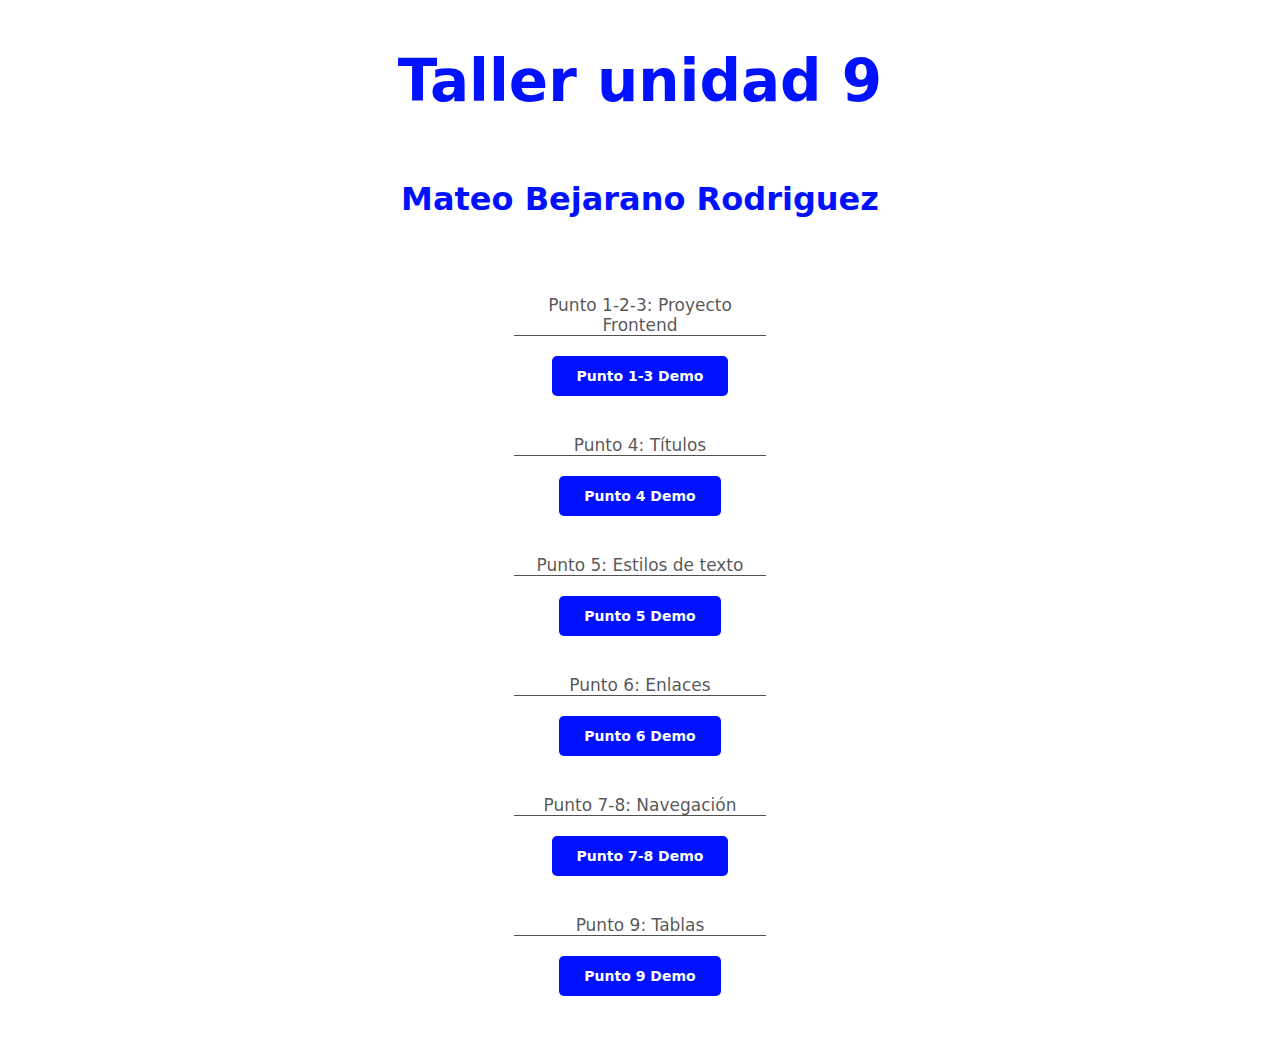
<file: index.html>
<!DOCTYPE html>
<html lang="en">

<head>
  <meta charset="UTF-8">
  <meta http-equiv="X-UA-Compatible" content="IE=edge">
  <meta name="viewport" content="width=device-width, initial-scale=1.0">
  <title>Taller 9 Menú</title>
  <link rel="stylesheet" href="./styles/styles.css">
</head>

<body>
  <div>
    <h1> Taller unidad 9</h1>
    <h2>Mateo Bejarano Rodriguez</h2>
    <nav>
      <ul>
        <li>
          <p>
            Punto 1-2-3: Proyecto Frontend
          </p>
          <a href="./punto-1-3/index.html">
            Punto 1-3 Demo
          </a>
        </li>
        <li>
          <p>
            Punto 4: Títulos
          </p>
          <a href="./punto-4/index-4.html">
            Punto 4 Demo
          </a>
        </li>
        <li>
          <p>
            Punto 5: Estilos de texto
          </p>
          <a href="./punto-5/index-5.html">
            Punto 5 Demo
          </a>
        </li>
        <li>
          <p>
            Punto 6: Enlaces
          </p>
          <a href="./punto-6/index-6.html">
            Punto 6 Demo
          </a>
        </li>
        <li>
          <p>
            Punto 7-8: Navegación
          </p>
          <a href="./punto-7-8/index-7-8.html">
            Punto 7-8 Demo
          </a>
        </li>
        <li>
          <p>
            Punto 9: Tablas
          </p>
          <a href="./punto-9/index-9.html">
            Punto 9 Demo
          </a>
        </li>
      </ul>
    </nav>
  </div>
</body>

</html>
</file>
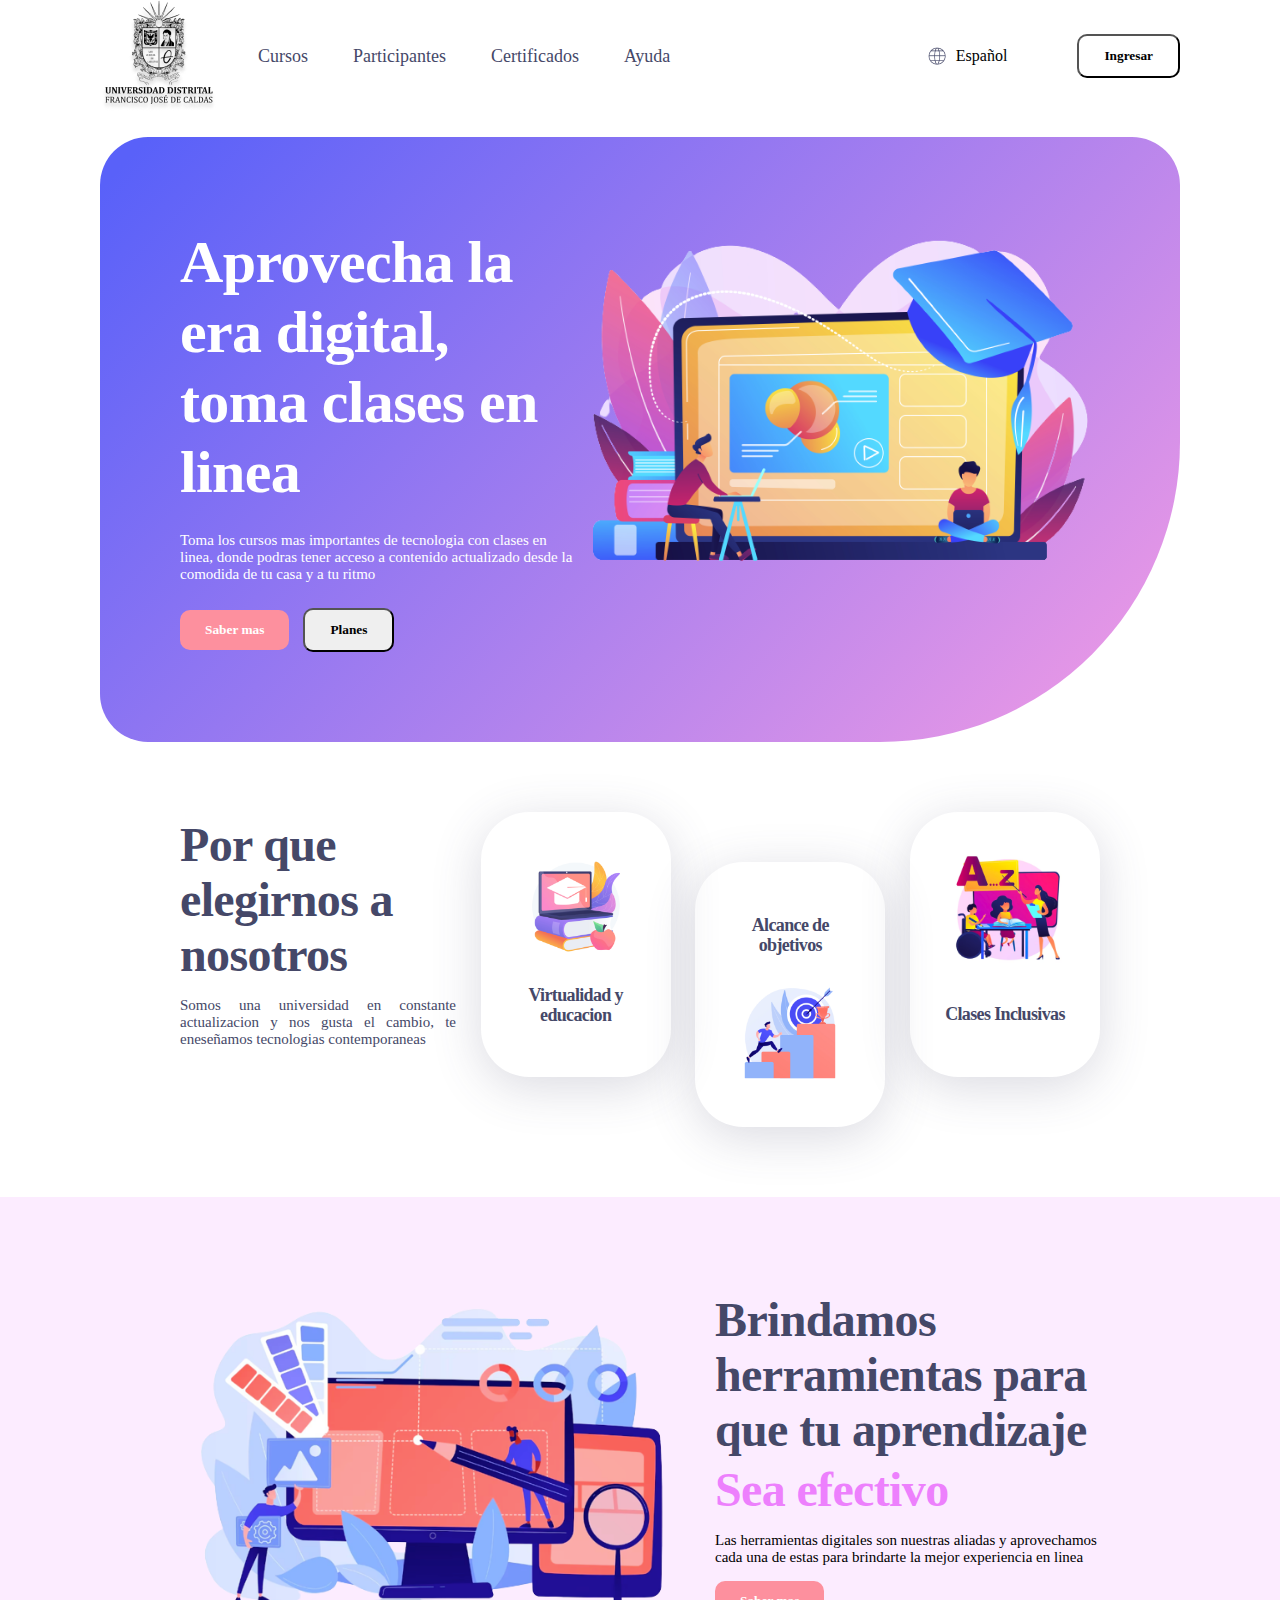
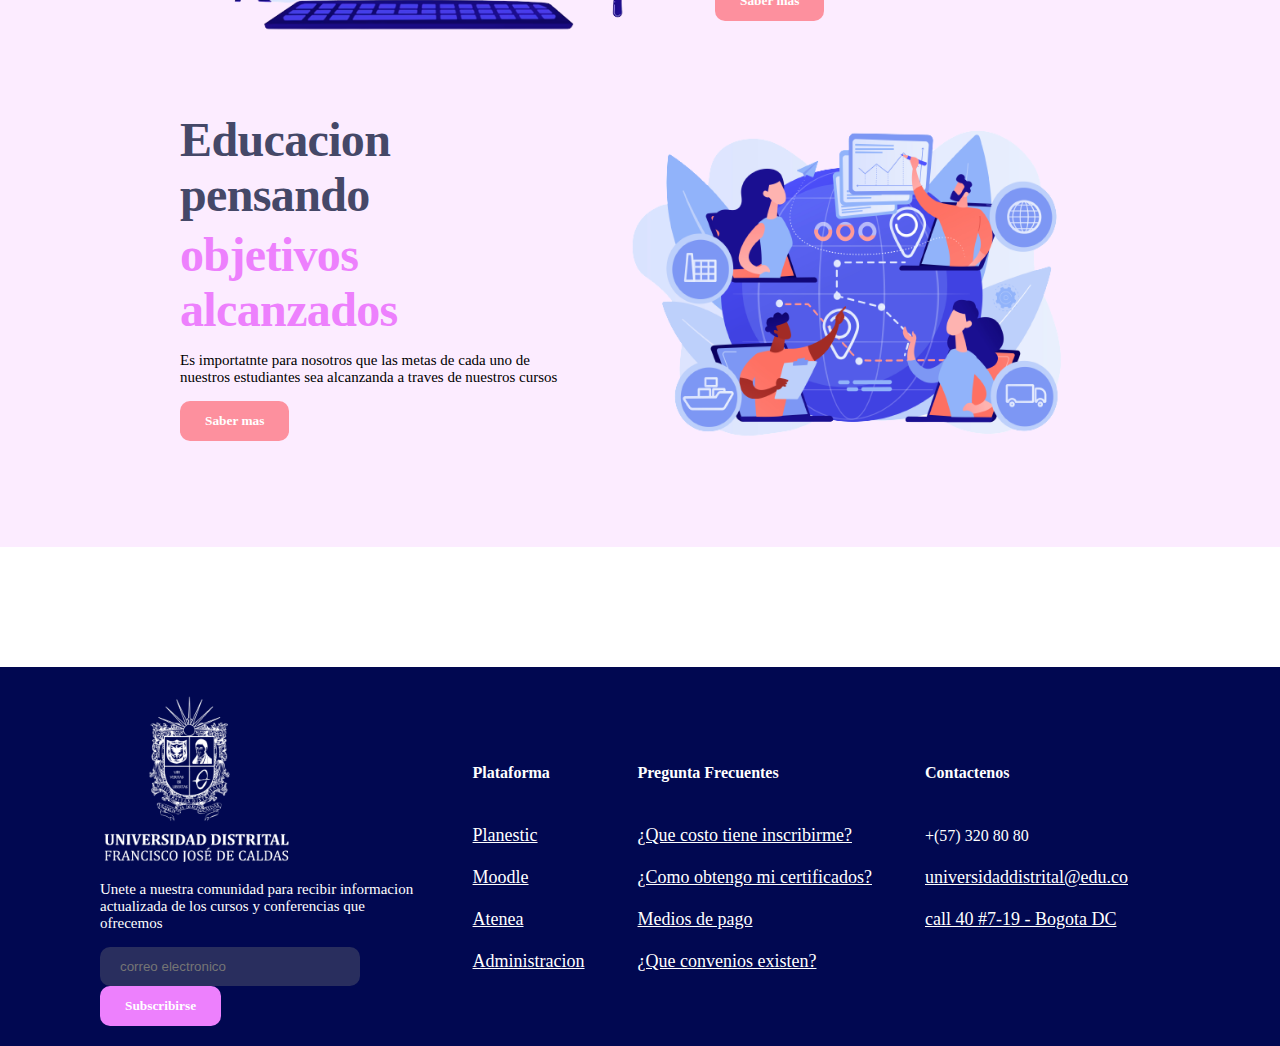
<file: punto-1-3/index.html>
<!DOCTYPE html>
<html lang="en">

<head>
    <meta charset="UTF-8">
    <meta name="viewport" content="width=device-width, initial-scale=1.0">
    <title>UD Atenea Cursos</title>
    <link rel="stylesheet" href="https://indestructibletype.com/fonts/Jost.css">
    <link rel="stylesheet" href="./styles/global-styles.css">
    <link rel="stylesheet" href="./styles/header-styles.css">
    <link rel="stylesheet" href="./styles/banner-styles.css">
    <link rel="stylesheet" href="./styles/section-1-styles.css">
    <link rel="stylesheet" href="./styles/section-2-styles.css">
    <link rel="stylesheet" href="./styles/footer-styles.css">
</head>

<body>
    <header>
        <div class="header__navigation">
            <img src="./public/images/header-logo.png" alt="main_logo">
            <nav>
                <ul>
                    <li><a href="#banner">Cursos</a></li>
                    <li><a href="#section-1">Participantes</a></li>
                    <li><a href="#section-2">Certificados</a></li>
                    <li><a href="#footer">Ayuda</a></li>
                </ul>
            </nav>
        </div>
        <div class="header__settings">
            <div>
                <img src="./public/images/header-world.png" alt="world">
                <span>Español</span>
            </div>
            <button>Ingresar</button>
        </div>
    </header>
    <main>
        <section id="banner">
            <div>
                <div>
                    <h1>Aprovecha la era digital, toma clases en linea</h1>
                    <p>
                        Toma los cursos mas importantes de tecnologia con clases en linea, 
                        donde podras tener acceso a contenido actualizado desde la comodida
                        de tu casa y a tu ritmo
                    </p>
                </div>
                <div>
                    <button class="button--orange">Saber mas</button>
                    <button class="button-white">Planes</button>
                </div>
            </div>
            <img src="./public/images/banner-online.png" alt="online-education" width="550px" height="350px">
        </section>
        <section id="section-1">
            <div class="section-1__info">
                <h2>Por que elegirnos a nosotros</h2>
                <p>
                  Somos una universidad en constante actualizacion y 
                  nos gusta el cambio, te eneseñamos tecnologias contemporaneas  
                </p>
            </div>
            <div class="section-1__card">
                <img src="./public/images/section1-education.png" alt="education" width="120px" height="120px">
                <h3>Virtualidad y educacion</h3>
            </div>
            <div class="section-1__card section-1__card-down">
                <h3>Alcance de objetivos</h3>
                <img src="./public/images/section1-goals.png" alt="goals" width="120px" height="120px">
            </div>
            <div class="section-1__card">
                <img src="./public/images/section1-teach.png" alt="teach" width="120px " height="120px">
                <h3>Clases Inclusivas</h3>
            </div>
        </section>
        <section id="section-2">
            <div class="section-2__info">
                <img src="./public/images/section2-tools.png" alt="tools" width="500px" height="350px">
                <div>
                    <h2>Brindamos herramientas para que tu aprendizaje</h2>
                    <h2 class="section-2__sub-pink">Sea efectivo</h2>
                    <p>
                        Las herramientas digitales son nuestras aliadas y
                        aprovechamos cada una de estas para brindarte la 
                        mejor experiencia en linea
                    </p>
                    <button class="button--orange">Saber mas</button>
                </div>
            </div>
            <div class="section-2__info">
                <div>
                    <h2>Educacion pensando</h2>
                    <h2 class="section-2__sub-pink">objetivos alcanzados</h2>
                    <p>
                        Es importatnte para nosotros que las metas de 
                        cada uno de nuestros estudiantes sea alcanzanda a traves de nuestros cursos
                    </p>
                    <button class="button--orange">Saber mas</button>
                </div>
                <img src="./public/images/section2-goals.png" alt="goals" width="500px" height="350px">
            </div>
        </section>
    </main>
    <footer id="footer">
        <div class="footer__info">
            <img src="./public/images/footer-logo.png" alt="footer-logo" width="200px" height="175px">
            <div>
                <p>
                    Unete a nuestra comunidad para recibir informacion
                    actualizada de los cursos y conferencias que ofrecemos 
                </p>
                <form method="post">
                    <input id="email" type="email" name="user_name" placeholder="correo electronico">
                    <button class="button--pink">Subscribirse</button>
                </form>
            </div>
        </div>
        <div>
            <table>
                <tr>
                    <th>Plataforma </th>
                    <th>Pregunta Frecuentes</th>
                    <th>Contactenos</th>
                </tr>
                <tr>
                    <td><a href="">Planestic</a></td>
                    <td><a href="">¿Que costo tiene inscribirme?</a></td>
                    <td>+(57) 320 80 80</td>
                </tr>
                <tr>
                    <td><a href="">Moodle</a></td>
                    <td><a href="">¿Como obtengo mi certificados?</a></td>
                    <td><a href="">universidaddistrital@edu.co</a></td>
                </tr>
                <tr>
                    <td><a href="">Atenea</a></td>
                    <td><a href="">Medios de pago</a></td>
                    <td><a href="">call 40 #7-19 - Bogota DC</a></td>
                </tr>
                <tr>
                    <td><a href="">Administracion</a></td>
                    <td><a href="">¿Que convenios existen?</a></td>
                </tr>
            </table>
        </div>
    </footer>
</body>

</html>
</file>
<file: styles/styles.css>
body {
  text-align: center;
  color: #000000b5;
  font-family: system-ui, -apple-system;
}

body,
div {
  display: flex;
  justify-content: center;
  align-items: center;
}

div {
  flex-direction: column;
  width: 50%;
  height: 50%;
  text-align: center;
}

h1 {
  font-size: 58px;
  color: #0011ff;
}

h2 {
  font-size: 32px;
  color: #0011ff;
}

nav {
  width: 40%;
}

ul {
  padding: 0;
  text-align: center;
  list-style: none;
}

li {
  margin: 50px 0;
}

p {
  margin: 40px 0 30px;
  color: #000000ae;
  font-size: 17px;
  border-bottom: 1px solid;
}

a {
  padding: 12px 25px;
  color: #ffffff;
  background-color: #0011ff;
  border: none;
  border-radius: 5px;
  font-family: system-ui, -apple-system;
  font-size: 14px;
  font-weight: bold;
  text-decoration: none;
  cursor: pointer;
}

a:hover {
  background-color: #e2e2e2;
  color: #0011ff;
}
</file>
<file: punto-1-3/styles/global-styles.css>
body{
    margin: 0px;
}
a{
    font-family: "Jost";
    font-size: 18px;
}
button{
    padding: 12px 25px;
    font-family: 'Jost';
    font-weight: bold;
    border-radius: 10px;
    cursor: pointer;
}
.button--orange{
    margin-right: 10px;
    background-color: #FD909E;
    color: #fff;
    border: none;
}
p{
    font-family: 'Jost';
    font-size: 15px;
    font-weight: 300;
}
h2{
    margin: 5px 0px;
    color: #454868;
    font-family: 'Jost';
    font-size: 48px;
    line-height: 55px;
    letter-spacing: -0.64px;
}
</file>
<file: punto-1-3/styles/header-styles.css>
header{
    display: flex;
    justify-content: space-between;
    margin: 0px 100px;
}
.header__navigation{
    display: flex;
    align-items: center;
}
.header__navigation nav ul{
    display: flex;
    gap: 45px;
    list-style: none;
}
.header__navigation nav ul li a{
    text-decoration: none;
    color: #454868;
}
.header__settings{
    display: flex;
    align-items: center;
    gap: 70px;
}
.header__settings div{
    display: flex;
    align-items: center;
    gap: 10px;
    font-family:'Jost';
    font-size: 16px;
    font-weight: 400;
}
.header__settings button{
    background-color:transparent;
    border-radius: 1px solid #45486854;
}
</file>
<file: punto-1-3/styles/banner-styles.css>
#banner{
    display: flex;
    margin: 25px 100px;
    padding: 90px 80px;
    background: linear-gradient(313.18deg, #EE9AE5 3.28%, #5961F9 97.04%);
    border-radius: 48px 48px 300px 48px;
}
h1{
    margin: 0px;
    color: #fff;
    font-family: 'Jost';
    font-size: 60px;
    font-weight: 600;
    line-height: 70px;
    letter-spacing: -0.64px;
}
#banner p{
    margin: 25px 0px;
    color: #fff;
}

.button--white{
    padding: 12px 35px;
    background-color: transparent;
    color: white;
    border: 1px solid #fff;
}
</file>
<file: punto-1-3/styles/section-1-styles.css>
#section-1{
    display: flex;
    justify-content: space-between;
    margin: 50px 100px;
    padding: 20px 80px;
}

.section-1__info{
    width: 30%;
}
.section-1__info p{
    color: #454868;
    text-align: justify;
}
.section-1__card{
    display: flex;
    flex-direction: column;
    align-items: center;
    justify-content: space-between;
    width: min-content;

    height: 195px;
    padding: 35px;
    border-radius: 48px;
    box-shadow: 0px 10px 50px #45486833;
}
.section-1__card-down{
    margin-top: 50px;
}
.section-1__card h3{
    font-family: 'Jost';
    font-size: 18px;
    color: #454868;
    line-height: 20px;
    letter-spacing: -0.64px;
    text-align: center;
}
</file>
<file: punto-1-3/styles/section-2-styles.css>
#section-2{
    padding: 20px 180px;
    background: #ED80FD26;
}
.section-2__info{
    display: flex;
    gap: 35px;
    margin: 70px 0px;
}
.section-2__sub-pink{
    color: #ED80FD;
}
</file>
<file: punto-1-3/styles/footer-styles.css>
#footer{
    display: flex;
    justify-content: space-between;
    align-items: center;

    margin-top: 120px;
    padding: 20px 100px;
    background-color: #010851;
    color: #fff;
}
.footer__info{
    width: 30%;
}

input{
    width: 220px;
    padding: 12px 20px;
    margin-right: -15px;
    border: none;
    border-radius: 10px;
    background-color: #45486899;
}
.button--pink{
    background-color: #ED80FD;
    color: #fff;
    border: none;
}
table{
    font-family: 'Jost';
    text-align: left;
}
tr{
    height: 40px;
}
th{
    height: 80px;
}
td{
    padding-right: 50px;
}
td a{
    color: #fff;
}
</file>
